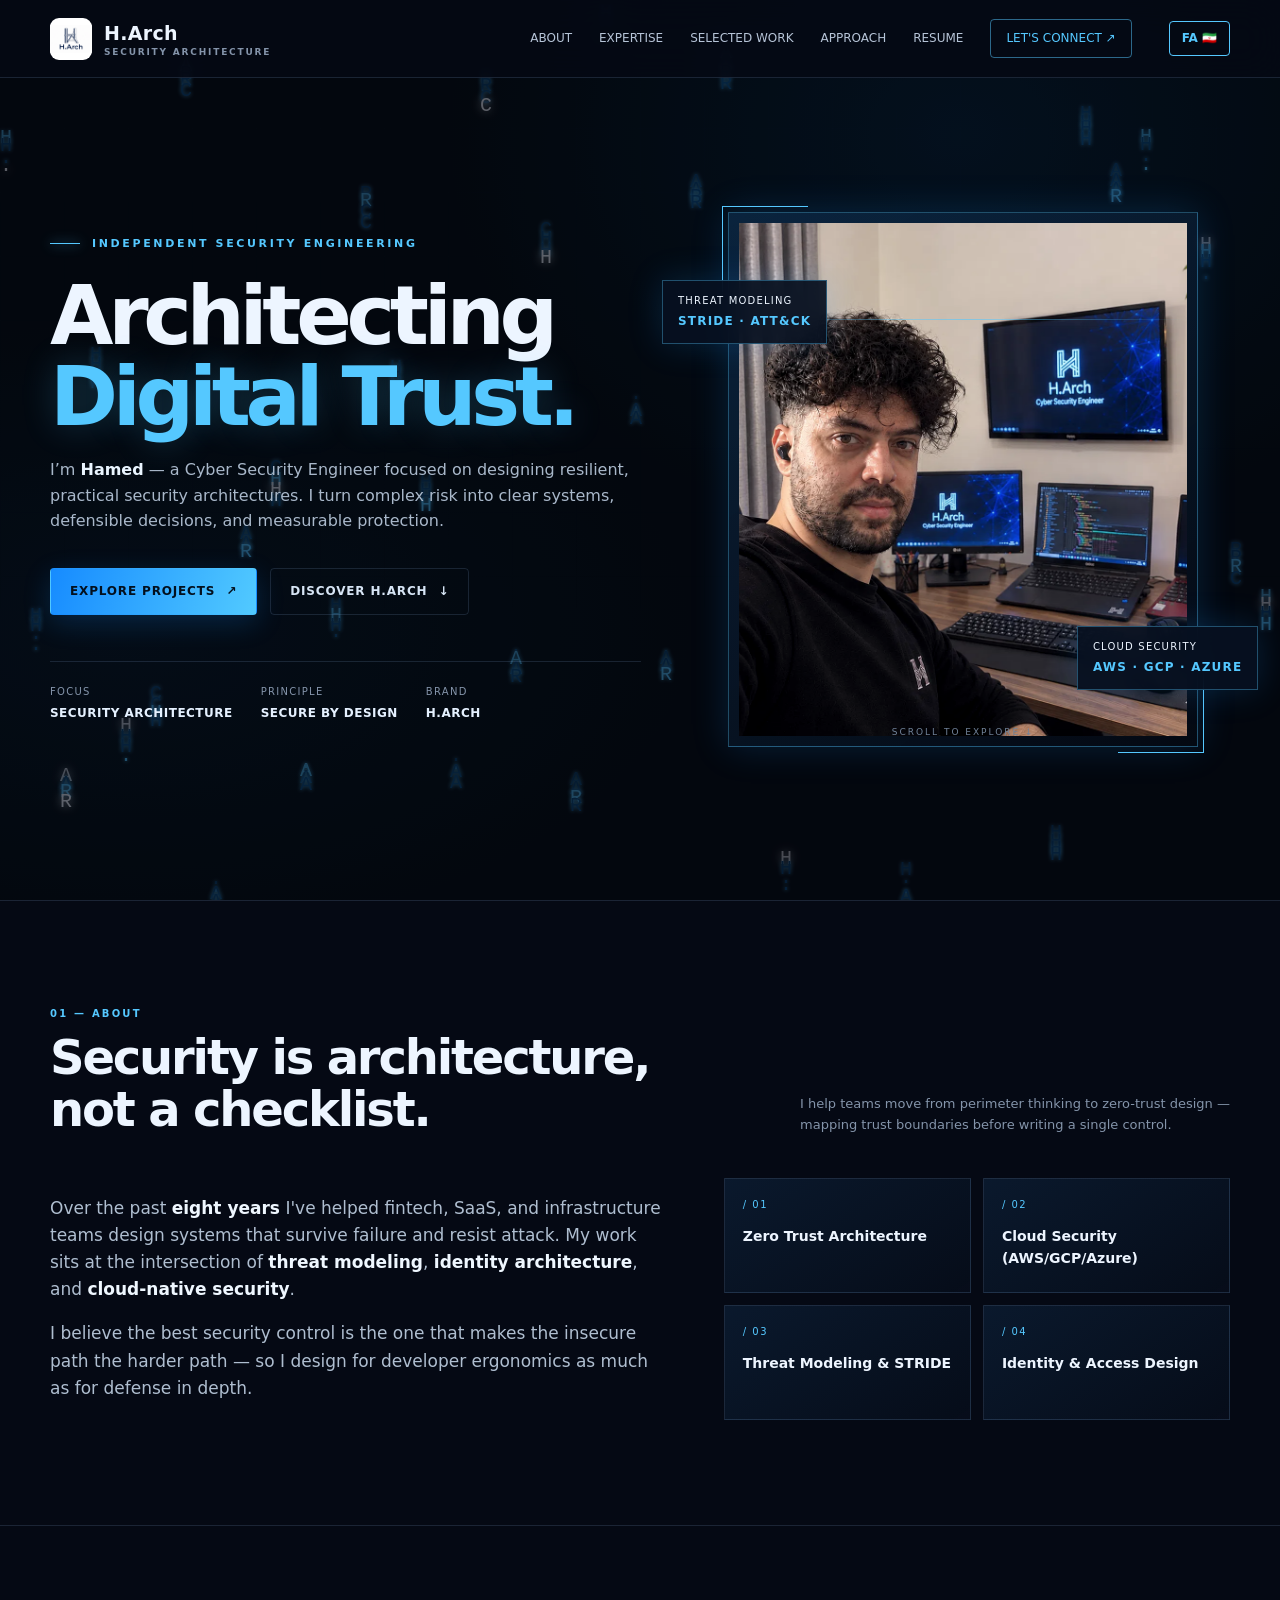
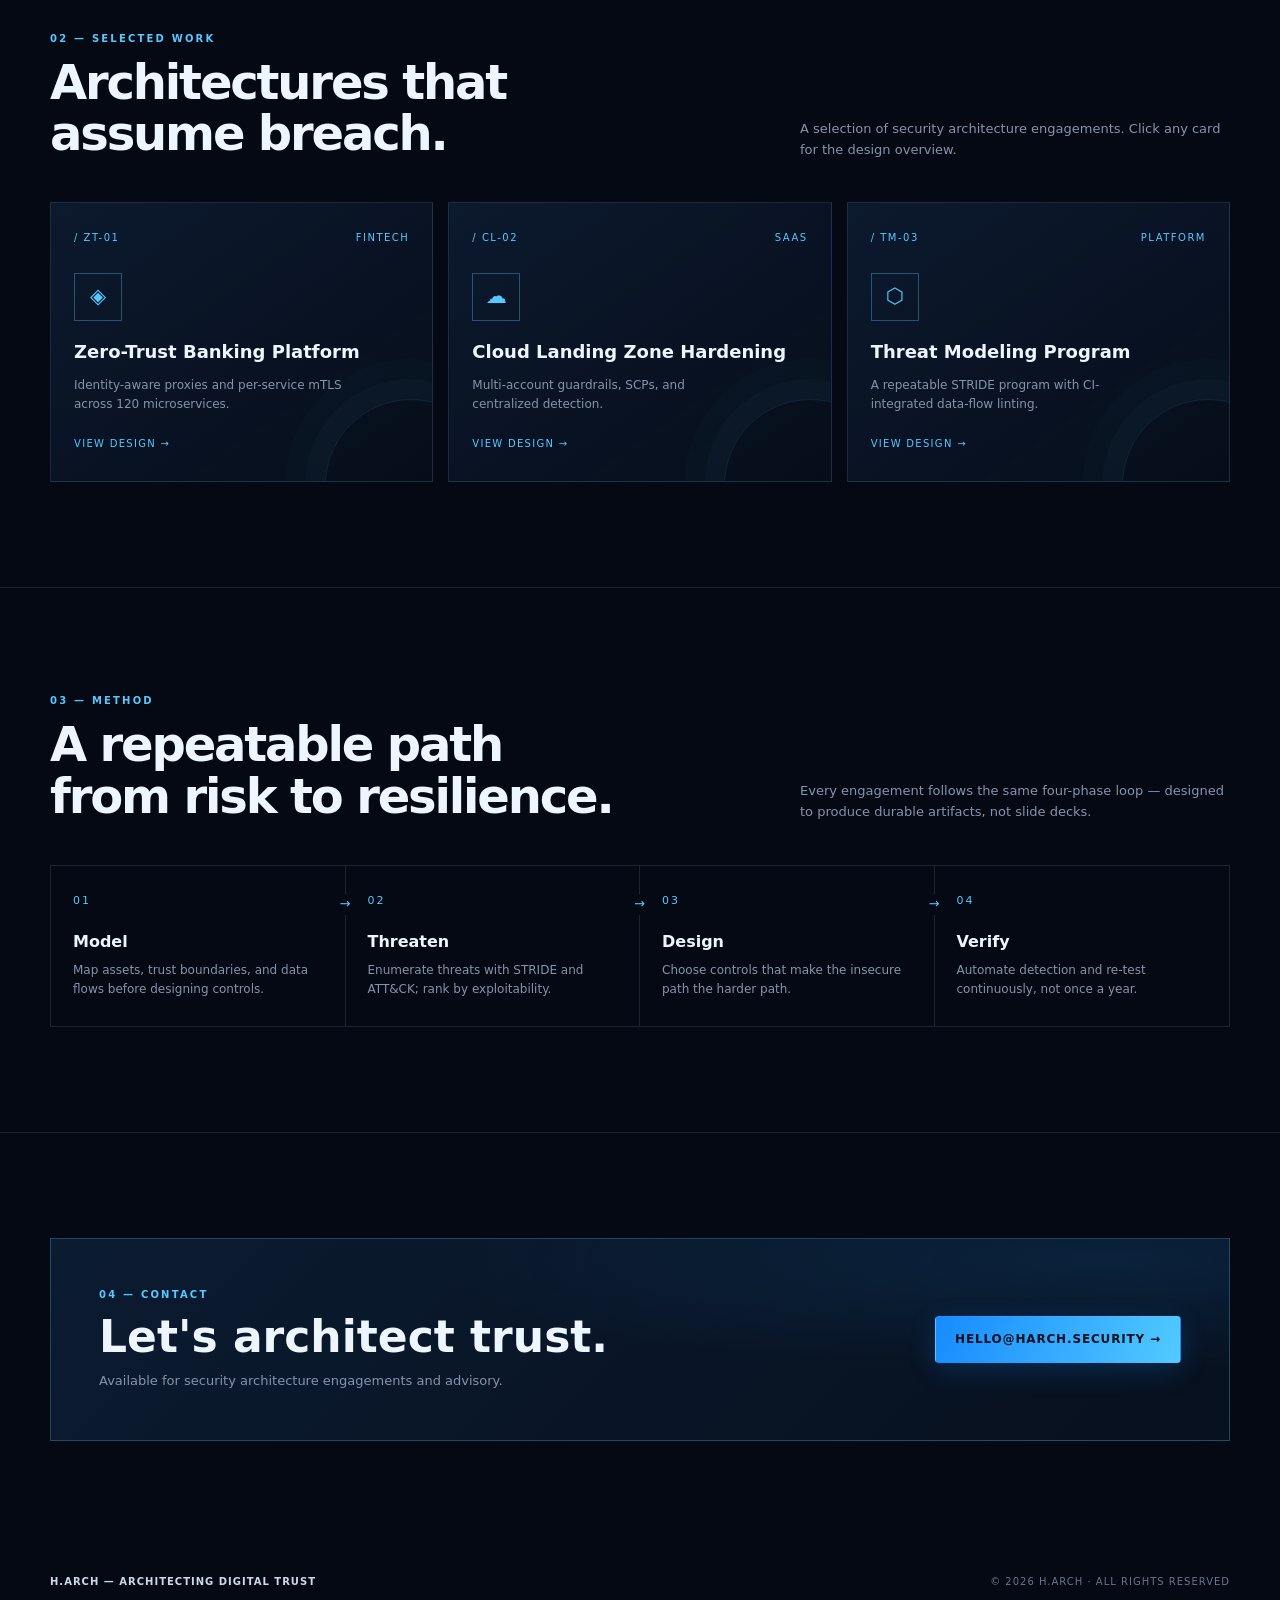
<file: index.html>
<!DOCTYPE html>
<html lang="en">
<head>
<meta charset="UTF-8">
<meta name="viewport" content="width=device-width, initial-scale=1.0">
<meta name="theme-color" content="#050914">
<meta name="description" content="H.Arch — Cyber Security Engineer. Security architecture, zero trust, cloud security and threat modeling.">
<title>H.Arch — Architecting Digital Trust</title>
<link rel="stylesheet" href="style.css">
</head>
<body>

<!-- ===== Matrix background layer ===== -->
<canvas id="matrix-bg" aria-hidden="true"></canvas>

<div class="grid-bg" aria-hidden="true"></div>

<!-- ===== Signature Intro ===== -->
<div id="signature-intro" role="dialog" aria-label="H.Arch cinematic brand introduction">
  <canvas id="sig-canvas" aria-hidden="true"></canvas>
  <div class="sig-vignette"></div>
  <div class="sig-top"><span>H.ARCH / SIGNATURE EXPERIENCE</span><span>SECURITY ARCHITECTURE</span></div>
  <div class="sig-stage">
    <div class="sig-pre">Beyond the perimeter · Beyond the ordinary</div>
    <div class="sig-astrolabe" aria-hidden="true">
      <div class="sig-aura"></div>
      <div class="sig-ring r1"></div><div class="sig-ring r2"></div>
      <div class="sig-ring r3"></div><div class="sig-ring r4"></div>
      <div class="sig-ticks"></div>
      <div class="sig-seal">
        <img src="logo.png" alt="H.Arch Logo">
      </div>
    </div>
    <div class="sig-word">H.ARCH</div>
    <div class="sig-line"></div>
    <div class="sig-role">CYBER SECURITY ENGINEER</div>
    <div class="sig-motto">Architecting Digital Trust.</div>
    <button class="sig-enter" id="sig-enter">Enter the H.Arch experience ↗</button>
  </div>
  <div class="sig-bottom"><span>DESIGN WITH INTENT / DEFEND WITH PURPOSE</span><span>EST. 2026</span></div>
  <button class="sig-skip" id="sig-skip">Skip intro ↗</button>
  <div class="sig-progress"><i></i></div>
</div>

<!-- ===== Topbar ===== -->
<header class="topbar">
  <div class="wrap" style="display:flex;align-items:center;justify-content:space-between">
    <a class="brand" href="#home" aria-label="H.Arch home">
      <img src="logo.png" alt="H.Arch Logo">
      <span>H.Arch<small>SECURITY ARCHITECTURE</small></span>
    </a>
    <button class="menu-btn" id="menuBtn" aria-label="Open navigation" aria-expanded="false">☰</button>
    <nav class="nav" id="nav">
      <a href="#about">ABOUT</a>
      <a href="#expertise">EXPERTISE</a>
      <a href="#work">SELECTED WORK</a>
      <a href="#method">APPROACH</a>
      <a href="resume.html">RESUME</a> <!-- لینک رزومه اضافه شد -->
      <a class="contact-link" href="#contact">LET'S CONNECT ↗</a>
      <!-- دکمه تغییر زبان به فارسی -->
      <a href="index-fa.html" style="color: var(--blue); font-weight: bold; border: 1px solid var(--blue); padding: 7px 12px; border-radius: 4px; margin-left: 10px;">FA 🇮🇷</a>
    </nav>
  </div>
</header>

<main id="home">
  <!-- Hero -->
  <div class="wrap hero">
    <div class="hero-content reveal">
      <div class="eyebrow">Independent security engineering</div>
      <h1>Architecting<br><span>Digital Trust.</span></h1>
      <p class="hero-copy">I’m <strong>Hamed</strong> — a Cyber Security Engineer focused on designing resilient, practical security architectures. I turn complex risk into clear systems, defensible decisions, and measurable protection.</p>
      <div class="hero-actions">
        <a class="btn btn-primary" href="#work">Explore projects <span>↗</span></a>
        <a class="btn btn-ghost" href="#about">Discover H.Arch <span>↓</span></a>
      </div>
      <div class="hero-meta">
        <div>FOCUS<b>Security Architecture</b></div>
        <div>PRINCIPLE<b>Secure by Design</b></div>
        <div>BRAND<b>H.Arch</b></div>
      </div>
    </div>
    <div class="visual reveal">
      <div class="orb"></div>
      <div class="portrait-frame">
        <img class="portrait" src="portrait.jpg" alt="Hamed - Cyber Security Engineer">
        <div class="scan" aria-hidden="true"></div>
      </div>
      <div class="float-tag tag-a">Threat Modeling<b>STRIDE · ATT&amp;CK</b></div>
      <div class="float-tag tag-b">Cloud Security<b>AWS · GCP · Azure</b></div>
      <div class="scroll-note">Scroll to explore ↓</div>
    </div>
  </div>

  <!-- About -->
  <section id="about">
    <div class="wrap">
      <div class="section-head reveal">
        <div>
          <div class="kicker">01 — About</div>
          <h2>Security is architecture,<br>not a checklist.</h2>
        </div>
        <p>I help teams move from perimeter thinking to zero-trust design — mapping trust boundaries before writing a single control.</p>
      </div>
      <div class="about-grid reveal">
        <div class="about-text">
          <p>Over the past <strong>eight years</strong> I've helped fintech, SaaS, and infrastructure teams design systems that survive failure and resist attack. My work sits at the intersection of <strong>threat modeling</strong>, <strong>identity architecture</strong>, and <strong>cloud-native security</strong>.</p>
          <p>I believe the best security control is the one that makes the insecure path the harder path — so I design for developer ergonomics as much as for defense in depth.</p>
        </div>
        <div class="capabilities">
          <div class="capability"><div class="num">/ 01</div><h3>Zero Trust Architecture</h3></div>
          <div class="capability"><div class="num">/ 02</div><h3>Cloud Security (AWS/GCP/Azure)</h3></div>
          <div class="capability"><div class="num">/ 03</div><h3>Threat Modeling &amp; STRIDE</h3></div>
          <div class="capability"><div class="num">/ 04</div><h3>Identity &amp; Access Design</h3></div>
        </div>
      </div>
    </div>
  </section>

  <!-- Projects -->
  <section id="work">
    <div class="wrap">
      <div class="section-head reveal">
        <div>
          <div class="kicker">02 — Selected Work</div>
          <h2>Architectures that<br>assume breach.</h2>
        </div>
        <p>A selection of security architecture engagements. Click any card for the design overview.</p>
      </div>
      <div class="project-grid reveal">
        <button class="project" data-project="zt" data-title="Zero-Trust Banking Platform"
          data-desc="Re-architected a retail banking platform around identity-aware proxies, per-service mTLS, and continuous authorization. Reduced lateral movement surface by 74%."
          data-stack="Istio · SPIFFE/SPIRE · OPA · AWS">
          <div class="project-top"><span>/ ZT-01</span><span>FINTECH</span></div>
          <div class="project-icon">◈</div>
          <h3>Zero-Trust Banking Platform</h3>
          <p>Identity-aware proxies and per-service mTLS across 120 microservices.</p>
          <span class="more">View design →</span>
        </button>
        <button class="project" data-project="cloud" data-title="Cloud Landing Zone Hardening"
          data-desc="Designed a multi-account AWS landing zone with guardrails, SCPs, and central logging. Cut critical misconfigurations from 140 to 3 in one quarter."
          data-stack="AWS Control Tower · GuardDuty · Security Hub">
          <div class="project-top"><span>/ CL-02</span><span>SAAS</span></div>
          <div class="project-icon">☁</div>
          <h3>Cloud Landing Zone Hardening</h3>
          <p>Multi-account guardrails, SCPs, and centralized detection.</p>
          <span class="more">View design →</span>
        </button>
        <button class="project" data-project="threat" data-title="Threat Modeling Program"
          data-desc="Built a repeatable STRIDE-based threat modeling program adopted by 9 product teams, with automated data-flow diagram linting in CI."
          data-stack="STRIDE · ATT&amp;CK · CI linting">
          <div class="project-top"><span>/ TM-03</span><span>PLATFORM</span></div>
          <div class="project-icon">⬡</div>
          <h3>Threat Modeling Program</h3>
          <p>A repeatable STRIDE program with CI-integrated data-flow linting.</p>
          <span class="more">View design →</span>
        </button>
      </div>
    </div>
  </section>

  <!-- Method -->
  <section id="method">
    <div class="wrap">
      <div class="section-head reveal">
        <div>
          <div class="kicker">03 — Method</div>
          <h2>A repeatable path<br>from risk to resilience.</h2>
        </div>
        <p>Every engagement follows the same four-phase loop — designed to produce durable artifacts, not slide decks.</p>
      </div>
      <div class="method reveal">
        <div class="step"><div class="n">01</div><h3>Model</h3><p>Map assets, trust boundaries, and data flows before designing controls.</p></div>
        <div class="step"><div class="n">02</div><h3>Threaten</h3><p>Enumerate threats with STRIDE and ATT&amp;CK; rank by exploitability.</p></div>
        <div class="step"><div class="n">03</div><h3>Design</h3><p>Choose controls that make the insecure path the harder path.</p></div>
        <div class="step"><div class="n">04</div><h3>Verify</h3><p>Automate detection and re-test continuously, not once a year.</p></div>
      </div>
    </div>
  </section>

  <!-- Contact -->
  <section id="contact">
    <div class="wrap">
      <div class="contact-box reveal">
        <div>
          <div class="kicker">04 — Contact</div>
          <h2>Let's architect trust.</h2>
          <p>Available for security architecture engagements and advisory.</p>
        </div>
        <a class="btn btn-primary" href="mailto:hello@harch.security">hello@harch.security →</a>
      </div>
    </div>
  </section>
</main>

<footer class="wrap">
  <div class="footer-inner">
    <span class="footer-brand">H.Arch — Architecting Digital Trust</span>
    <span>© <span id="year"></span> H.Arch · All rights reserved</span>
  </div>
</footer>

<!-- Modal -->
<div class="modal" id="modal" role="dialog" aria-modal="true" aria-labelledby="modal-title">
  <div class="modal-card">
    <button class="close" id="modal-close" aria-label="Close">✕</button>
    <div class="kicker" id="modal-kicker">Project</div>
    <h2 id="modal-title">Title</h2>
    <p id="modal-desc">Description</p>
    <h3>Stack</h3>
    <p id="modal-stack"></p>
  </div>
</div>

<script src="script.js"></script>

<!-- ===== Matrix background script (H.ARCH Brand) ===== -->
<script>
(() => {
  const canvas = document.getElementById("matrix-bg");
  if (!canvas) return;
  const ctx = canvas.getContext("2d", { alpha: false });
  
  const brandText = "H.ARCH";
  const fontSize = 20;
  let columns = 0, drops = [], width = 0, height = 0, animationId = 0;
  const reduceMotion = window.matchMedia("(prefers-reduced-motion: reduce)").matches;

  function resize() {
    const dpr = Math.min(window.devicePixelRatio || 1, 2);
    width = window.innerWidth;
    height = window.innerHeight;
    canvas.width = Math.floor(width * dpr);
    canvas.height = Math.floor(height * dpr);
    canvas.style.width = width + "px";
    canvas.style.height = height + "px";
    ctx.setTransform(dpr, 0, 0, dpr, 0, 0);
    columns = Math.ceil(width / (fontSize * 1.5));
    drops = Array.from({ length: columns }, () => Math.random() * (height / fontSize));
    ctx.fillStyle = "#020603";
    ctx.fillRect(0, 0, width, height);
  }

  function draw() {
    ctx.fillStyle = "rgba(2, 6, 3, 0.08)";
    ctx.fillRect(0, 0, width, height);
    ctx.font = fontSize + "px monospace";
    ctx.textBaseline = "top";

    for (let i = 0; i < drops.length; i++) {
      const charIndex = Math.floor((drops[i] * fontSize) / fontSize) % brandText.length;
      const char = brandText.charAt(charIndex);
      
      const x = i * fontSize * 1.5;
      const y = drops[i] * fontSize;
      
      const bright = Math.random() > 0.95;
      ctx.fillStyle = bright ? "#ffffff" : (Math.random() > 0.8 ? "#55c8ff" : "#0a4a7a");
      ctx.shadowColor = bright ? "#ffffff" : "#55c8ff";
      ctx.shadowBlur = bright ? 10 : 4;
      
      ctx.fillText(char, x, y);
      ctx.shadowBlur = 0;
      
      if (y > height && Math.random() > 0.97) drops[i] = 0;
      else drops[i] += reduceMotion ? 0.1 : 0.3 + Math.random() * 0.3;
    }
    animationId = requestAnimationFrame(draw);
  }

  resize();
  if (!reduceMotion) draw();
  window.addEventListener("resize", () => {
    cancelAnimationFrame(animationId);
    resize();
    if (!reduceMotion) draw();
  }, { passive: true });
})();
</script>
</body>
</html>
</file>
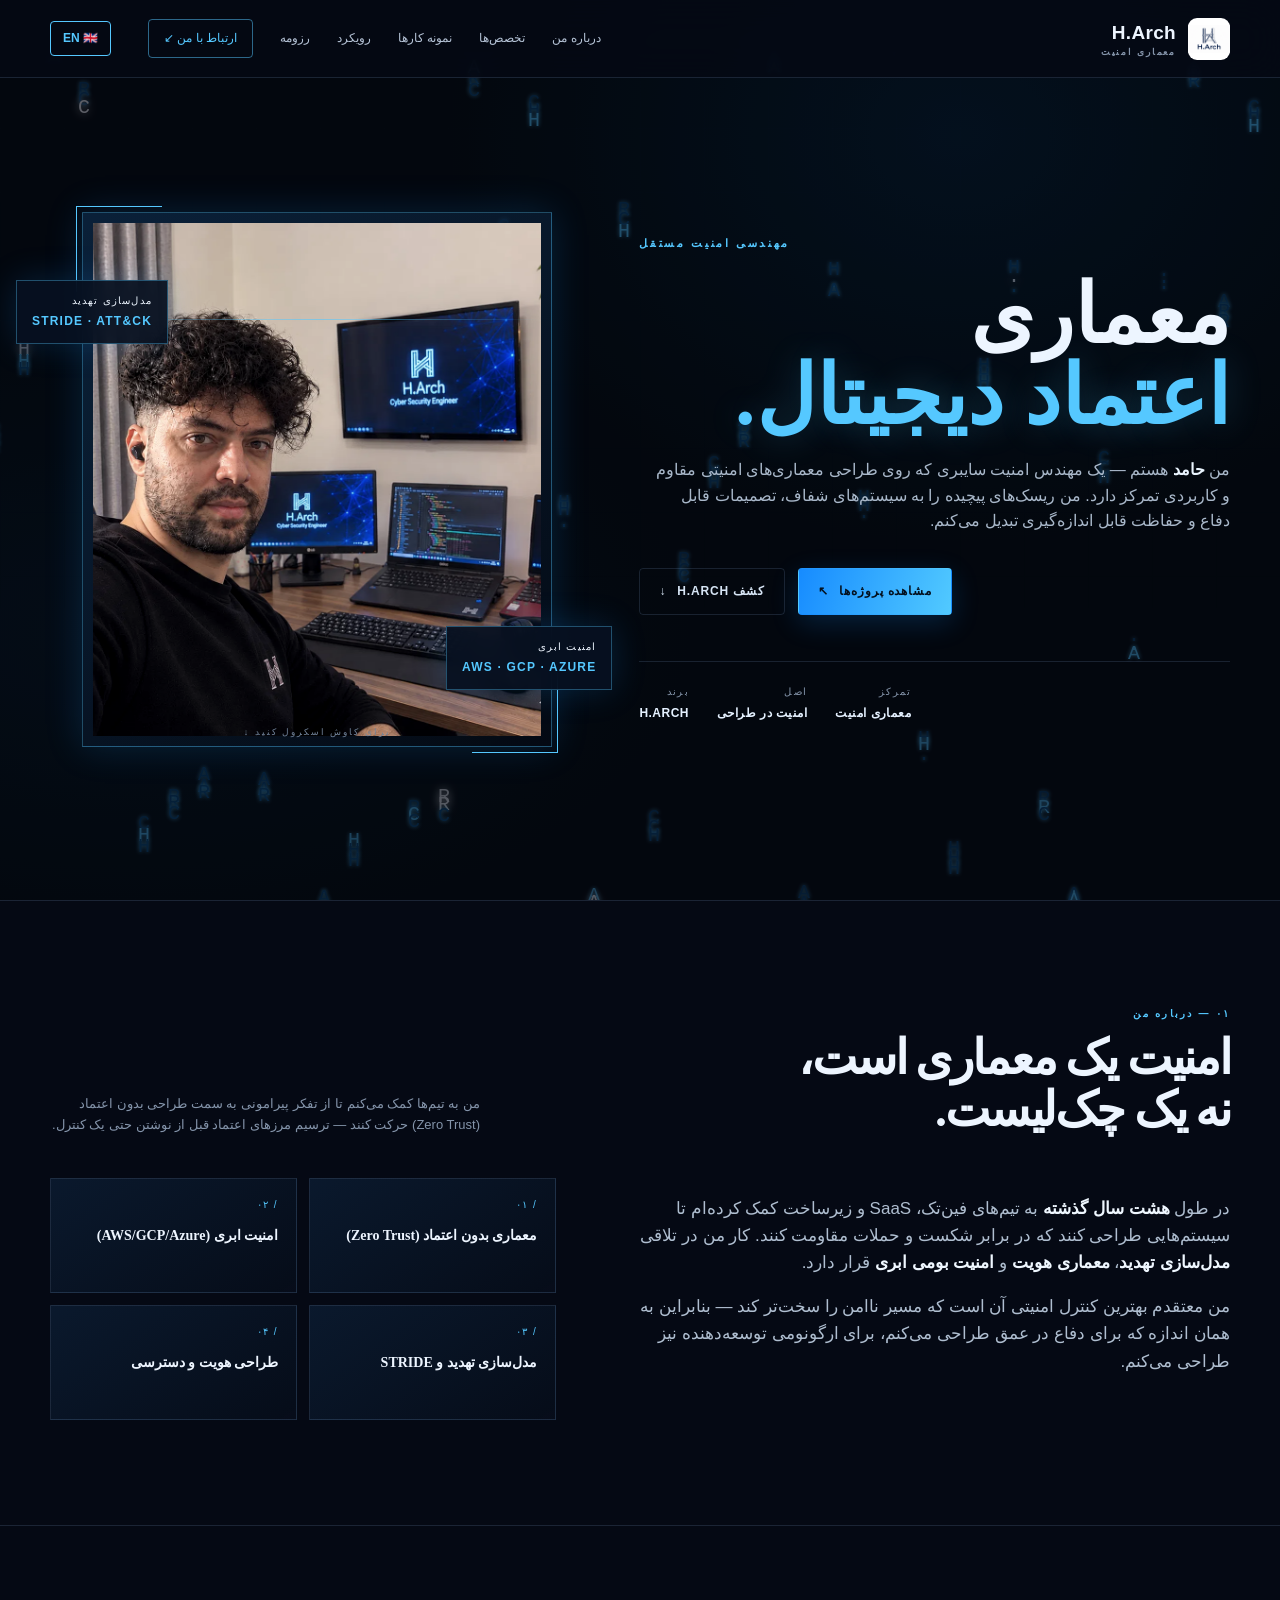
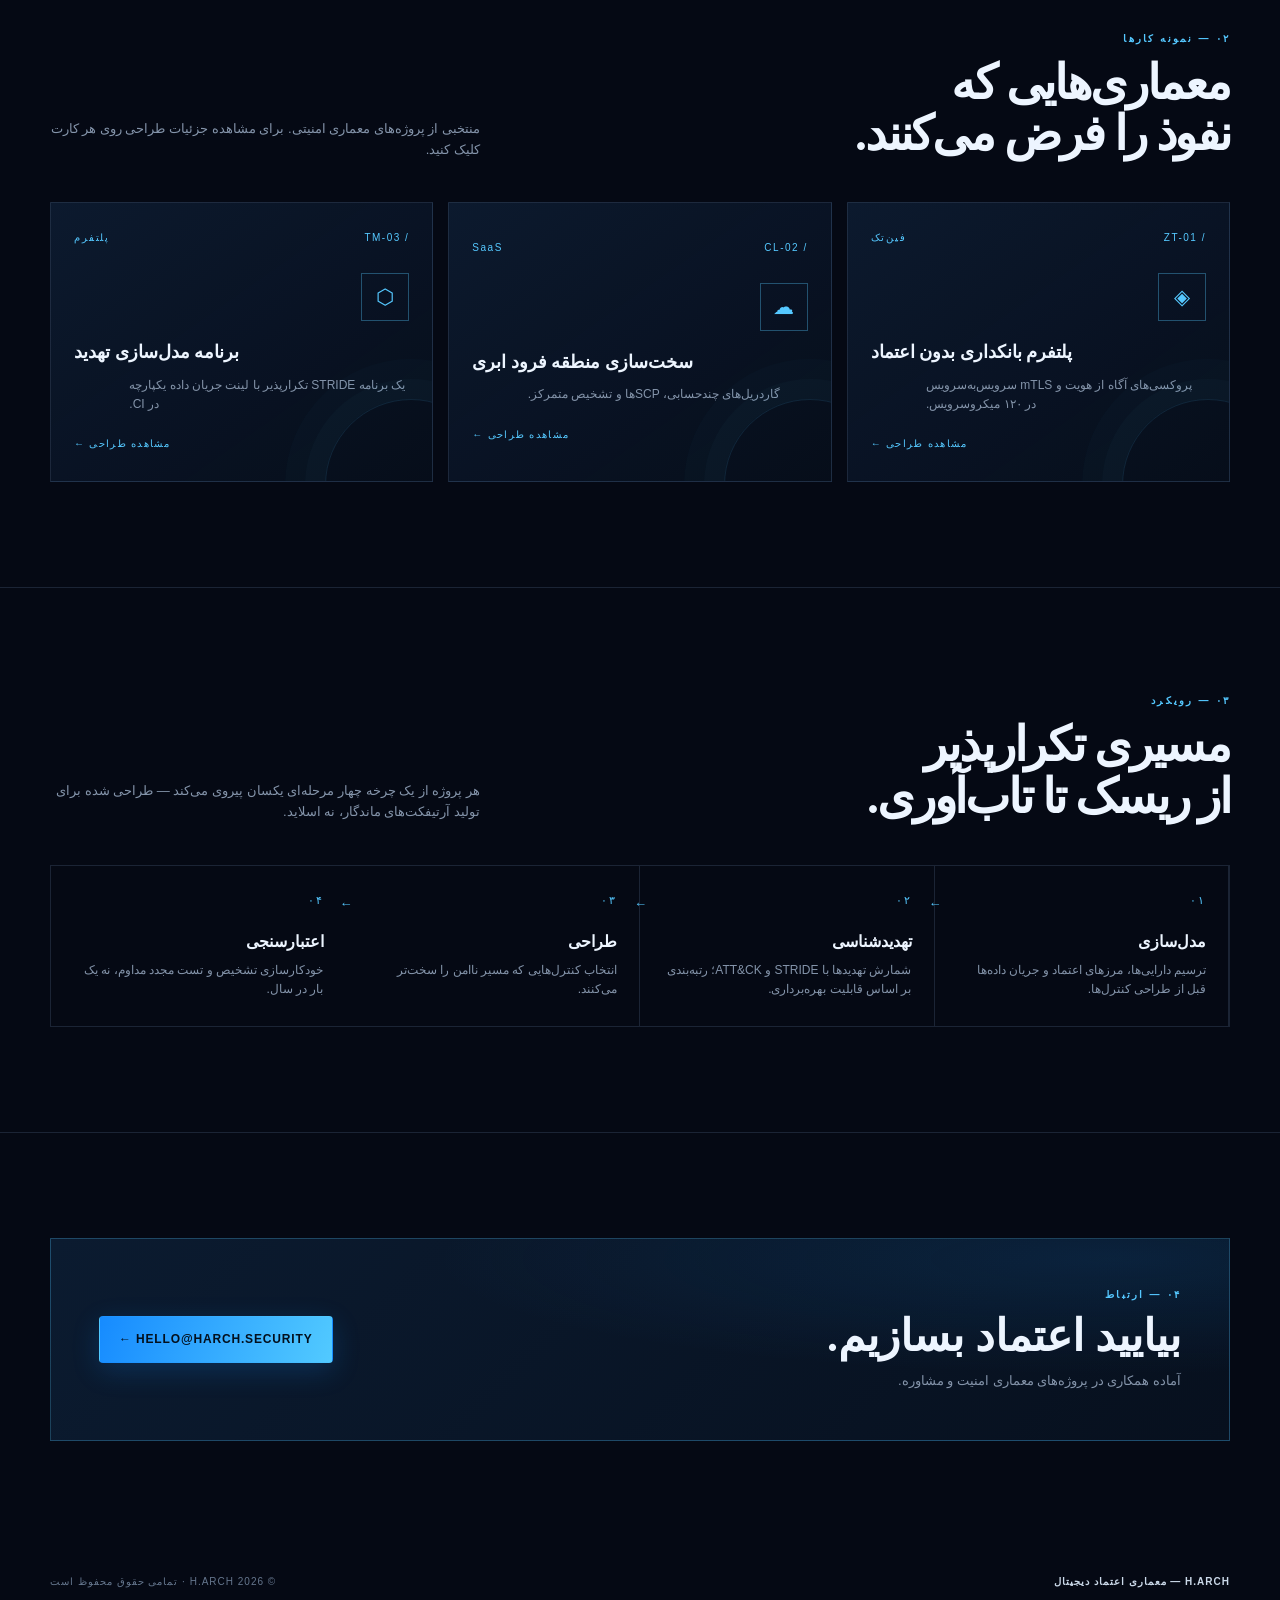
<file: index-fa.html>
<!DOCTYPE html>
<html lang="fa" dir="rtl">
<head>
<meta charset="UTF-8">
<meta name="viewport" content="width=device-width, initial-scale=1.0">
<meta name="theme-color" content="#050914">
<meta name="description" content="H.Arch — مهندس امنیت سایبری. معماری امنیت، زیرساخت بدون اعتماد و امنیت ابری.">
<title>H.Arch — معماری اعتماد دیجیتال</title>
<link rel="stylesheet" href="style.css">
<!-- فونت فارسی -->
<link href="https://cdn.fontcdn.ir/Font/Persian/Vazirmatn/Vazirmatn.css" rel="stylesheet">
<style>
  body { font-family: 'Vazirmatn', Inter, sans-serif; }
  h1, h2, h3, .sig-word { font-family: 'Vazirmatn', Georgia, serif; letter-spacing: 0; }
  .eyebrow:before { display: none; }
  .eyebrow { justify-content: flex-end; }
  .hero-actions, .hero-meta { justify-content: flex-end; }
  .float-tag { text-align: right; }
  .step:after { content: "←"; right: auto; left: -9px; }
</style>
</head>
<body>

<canvas id="matrix-bg" aria-hidden="true"></canvas>
<div class="grid-bg" aria-hidden="true"></div>

<!-- ===== Topbar ===== -->
<header class="topbar">
  <div class="wrap" style="display:flex;align-items:center;justify-content:space-between">
    <a class="brand" href="index-fa.html" aria-label="H.Arch home">
      <img src="logo.png" alt="H.Arch Logo">
      <span>H.Arch<small>معماری امنیت</small></span>
    </a>
    <button class="menu-btn" id="menuBtn" aria-label="منو" aria-expanded="false">☰</button>
    <nav class="nav" id="nav">
      <a href="#about">درباره من</a>
      <a href="#expertise">تخصص‌ها</a>
      <a href="#work">نمونه کارها</a>
      <a href="#method">رویکرد</a>
      <a href="resume-fa.html">رزومه</a> <!-- لینک رزومه اضافه شد -->
      <a class="contact-link" href="#contact">ارتباط با من ↙</a>
      <a href="index.html" style="color: var(--blue); font-weight: bold; border: 1px solid var(--blue); padding: 7px 12px; border-radius: 4px; margin-right: 10px;">EN 🇬🇧</a>
    </nav>
  </div>
</header>

<main id="home">
  <!-- Hero -->
  <div class="wrap hero">
    <div class="hero-content reveal">
      <div class="eyebrow">مهندسی امنیت مستقل</div>
      <h1>معماری<br><span>اعتماد دیجیتال.</span></h1>
      <p class="hero-copy">من <strong>حامد</strong> هستم — یک مهندس امنیت سایبری که روی طراحی معماری‌های امنیتی مقاوم و کاربردی تمرکز دارد. من ریسک‌های پیچیده را به سیستم‌های شفاف، تصمیمات قابل دفاع و حفاظت قابل اندازه‌گیری تبدیل می‌کنم.</p>
      <div class="hero-actions">
        <a class="btn btn-primary" href="#work">مشاهده پروژه‌ها <span>↖</span></a>
        <a class="btn btn-ghost" href="#about">کشف H.Arch <span>↓</span></a>
      </div>
      <div class="hero-meta">
        <div>تمرکز<b>معماری امنیت</b></div>
        <div>اصل<b>امنیت در طراحی</b></div>
        <div>برند<b>H.Arch</b></div>
      </div>
    </div>
    <div class="visual reveal">
      <div class="orb"></div>
      <div class="portrait-frame">
        <img class="portrait" src="portrait.jpg" alt="حامد - مهندس امنیت سایبری">
        <div class="scan" aria-hidden="true"></div>
      </div>
      <div class="float-tag tag-a">مدل‌سازی تهدید<b>STRIDE · ATT&CK</b></div>
      <div class="float-tag tag-b">امنیت ابری<b>AWS · GCP · Azure</b></div>
      <div class="scroll-note">برای کاوش اسکرول کنید ↓</div>
    </div>
  </div>

  <!-- About -->
  <section id="about">
    <div class="wrap">
      <div class="section-head reveal">
        <div>
          <div class="kicker">۰۱ — درباره من</div>
          <h2>امنیت یک معماری است،<br>نه یک چک‌لیست.</h2>
        </div>
        <p>من به تیم‌ها کمک می‌کنم تا از تفکر پیرامونی به سمت طراحی بدون اعتماد (Zero Trust) حرکت کنند — ترسیم مرزهای اعتماد قبل از نوشتن حتی یک کنترل.</p>
      </div>
      <div class="about-grid reveal">
        <div class="about-text">
          <p>در طول <strong>هشت سال گذشته</strong> به تیم‌های فین‌تک، SaaS و زیرساخت کمک کرده‌ام تا سیستم‌هایی طراحی کنند که در برابر شکست و حملات مقاومت کنند. کار من در تلاقی <strong>مدل‌سازی تهدید</strong>، <strong>معماری هویت</strong> و <strong>امنیت بومی ابری</strong> قرار دارد.</p>
          <p>من معتقدم بهترین کنترل امنیتی آن است که مسیر ناامن را سخت‌تر کند — بنابراین به همان اندازه که برای دفاع در عمق طراحی می‌کنم، برای ارگونومی توسعه‌دهنده نیز طراحی می‌کنم.</p>
        </div>
        <div class="capabilities">
          <div class="capability"><div class="num">/ ۰۱</div><h3>معماری بدون اعتماد (Zero Trust)</h3></div>
          <div class="capability"><div class="num">/ ۰۲</div><h3>امنیت ابری (AWS/GCP/Azure)</h3></div>
          <div class="capability"><div class="num">/ ۰۳</div><h3>مدل‌سازی تهدید و STRIDE</h3></div>
          <div class="capability"><div class="num">/ ۰۴</div><h3>طراحی هویت و دسترسی</h3></div>
        </div>
      </div>
    </div>
  </section>

  <!-- Projects -->
  <section id="work">
    <div class="wrap">
      <div class="section-head reveal">
        <div>
          <div class="kicker">۰۲ — نمونه کارها</div>
          <h2>معماری‌هایی که<br>نفوذ را فرض می‌کنند.</h2>
        </div>
        <p>منتخبی از پروژه‌های معماری امنیتی. برای مشاهده جزئیات طراحی روی هر کارت کلیک کنید.</p>
      </div>
      <div class="project-grid reveal">
        <button class="project" data-project="zt" data-title="پلتفرم بانکداری بدون اعتماد"
          data-desc="بازطراحی یک پلتفرم بانکداری خرده‌فروشی حول پروکسی‌های آگاه از هویت، mTLS سرویس‌به‌سرویس و مجوزدهی مستمر. کاهش سطح حرکت جانبی تا ۷۴٪."
          data-stack="Istio · SPIFFE/SPIRE · OPA · AWS">
          <div class="project-top"><span>/ ZT-01</span><span>فین‌تک</span></div>
          <div class="project-icon">◈</div>
          <h3>پلتفرم بانکداری بدون اعتماد</h3>
          <p>پروکسی‌های آگاه از هویت و mTLS سرویس‌به‌سرویس در ۱۲۰ میکروسرویس.</p>
          <span class="more">مشاهده طراحی ←</span>
        </button>
        <button class="project" data-project="cloud" data-title="سخت‌سازی منطقه فرود ابری"
          data-desc="طراحی یک منطقه فرود چندحسابی AWS با گاردریل‌ها، SCPها و ثبت مرکزی. کاهش پیکربندی‌های نادرست بحرانی از ۱۴۰ به ۳ در یک فصل."
          data-stack="AWS Control Tower · GuardDuty · Security Hub">
          <div class="project-top"><span>/ CL-02</span><span>SaaS</span></div>
          <div class="project-icon">☁</div>
          <h3>سخت‌سازی منطقه فرود ابری</h3>
          <p>گاردریل‌های چندحسابی، SCPها و تشخیص متمرکز.</p>
          <span class="more">مشاهده طراحی ←</span>
        </button>
        <button class="project" data-project="threat" data-title="برنامه مدل‌سازی تهدید"
          data-desc="ساخت یک برنامه مدل‌سازی تهدید تکرارپذیر مبتنی بر STRIDE که توسط ۹ تیم محصول پذیرفته شد، همراه با لینت خودکار نمودار جریان داده در CI."
          data-stack="STRIDE · ATT&CK · CI linting">
          <div class="project-top"><span>/ TM-03</span><span>پلتفرم</span></div>
          <div class="project-icon">⬡</div>
          <h3>برنامه مدل‌سازی تهدید</h3>
          <p>یک برنامه STRIDE تکرارپذیر با لینت جریان داده یکپارچه در CI.</p>
          <span class="more">مشاهده طراحی ←</span>
        </button>
      </div>
    </div>
  </section>

  <!-- Method -->
  <section id="method">
    <div class="wrap">
      <div class="section-head reveal">
        <div>
          <div class="kicker">۰۳ — رویکرد</div>
          <h2>مسیری تکرارپذیر<br>از ریسک تا تاب‌آوری.</h2>
        </div>
        <p>هر پروژه از یک چرخه چهار مرحله‌ای یکسان پیروی می‌کند — طراحی شده برای تولید آرتیفکت‌های ماندگار، نه اسلاید.</p>
      </div>
      <div class="method reveal">
        <div class="step"><div class="n">۰۱</div><h3>مدل‌سازی</h3><p>ترسیم دارایی‌ها، مرزهای اعتماد و جریان داده‌ها قبل از طراحی کنترل‌ها.</p></div>
        <div class="step"><div class="n">۰۲</div><h3>تهدیدشناسی</h3><p>شمارش تهدیدها با STRIDE و ATT&CK؛ رتبه‌بندی بر اساس قابلیت بهره‌برداری.</p></div>
        <div class="step"><div class="n">۰۳</div><h3>طراحی</h3><p>انتخاب کنترل‌هایی که مسیر ناامن را سخت‌تر می‌کنند.</p></div>
        <div class="step"><div class="n">۰۴</div><h3>اعتبارسنجی</h3><p>خودکارسازی تشخیص و تست مجدد مداوم، نه یک بار در سال.</p></div>
      </div>
    </div>
  </section>

  <!-- Contact -->
  <section id="contact">
    <div class="wrap">
      <div class="contact-box reveal">
        <div>
          <div class="kicker">۰۴ — ارتباط</div>
          <h2>بیایید اعتماد بسازیم.</h2>
          <p>آماده همکاری در پروژه‌های معماری امنیت و مشاوره.</p>
        </div>
        <a class="btn btn-primary" href="mailto:hello@harch.security">hello@harch.security ←</a>
      </div>
    </div>
  </section>
</main>

<footer class="wrap">
  <div class="footer-inner">
    <span class="footer-brand">H.Arch — معماری اعتماد دیجیتال</span>
    <span>© <span id="year"></span> H.Arch · تمامی حقوق محفوظ است</span>
  </div>
</footer>

<!-- Modal -->
<div class="modal" id="modal" role="dialog" aria-modal="true" aria-labelledby="modal-title">
  <div class="modal-card">
    <button class="close" id="modal-close" aria-label="بستن">✕</button>
    <div class="kicker" id="modal-kicker">پروژه</div>
    <h2 id="modal-title">عنوان</h2>
    <p id="modal-desc">توضیحات</p>
    <h3>تکنولوژی‌ها</h3>
    <p id="modal-stack"></p>
  </div>
</div>

<script src="script.js"></script>

<!-- Matrix script (copied for FA page) -->
<script>
(() => {
  const canvas = document.getElementById("matrix-bg");
  if (!canvas) return;
  const ctx = canvas.getContext("2d", { alpha: false });
  const brandText = "H.ARCH";
  const fontSize = 20;
  let columns = 0, drops = [], width = 0, height = 0, animationId = 0;
  const reduceMotion = window.matchMedia("(prefers-reduced-motion: reduce)").matches;

  function resize() {
    const dpr = Math.min(window.devicePixelRatio || 1, 2);
    width = window.innerWidth;
    height = window.innerHeight;
    canvas.width = Math.floor(width * dpr);
    canvas.height = Math.floor(height * dpr);
    canvas.style.width = width + "px";
    canvas.style.height = height + "px";
    ctx.setTransform(dpr, 0, 0, dpr, 0, 0);
    columns = Math.ceil(width / (fontSize * 1.5));
    drops = Array.from({ length: columns }, () => Math.random() * (height / fontSize));
    ctx.fillStyle = "#020603";
    ctx.fillRect(0, 0, width, height);
  }

  function draw() {
    ctx.fillStyle = "rgba(2, 6, 3, 0.08)";
    ctx.fillRect(0, 0, width, height);
    ctx.font = fontSize + "px monospace";
    ctx.textBaseline = "top";

    for (let i = 0; i < drops.length; i++) {
      const charIndex = Math.floor((drops[i] * fontSize) / fontSize) % brandText.length;
      const char = brandText.charAt(charIndex);
      const x = i * fontSize * 1.5;
      const y = drops[i] * fontSize;
      const bright = Math.random() > 0.95;
      ctx.fillStyle = bright ? "#ffffff" : (Math.random() > 0.8 ? "#55c8ff" : "#0a4a7a");
      ctx.shadowColor = bright ? "#ffffff" : "#55c8ff";
      ctx.shadowBlur = bright ? 10 : 4;
      ctx.fillText(char, x, y);
      ctx.shadowBlur = 0;
      if (y > height && Math.random() > 0.97) drops[i] = 0;
      else drops[i] += reduceMotion ? 0.1 : 0.3 + Math.random() * 0.3;
    }
    animationId = requestAnimationFrame(draw);
  }

  resize();
  if (!reduceMotion) draw();
  window.addEventListener("resize", () => {
    cancelAnimationFrame(animationId);
    resize();
    if (!reduceMotion) draw();
  }, { passive: true });
})();
</script>
</body>
</html>
</file>
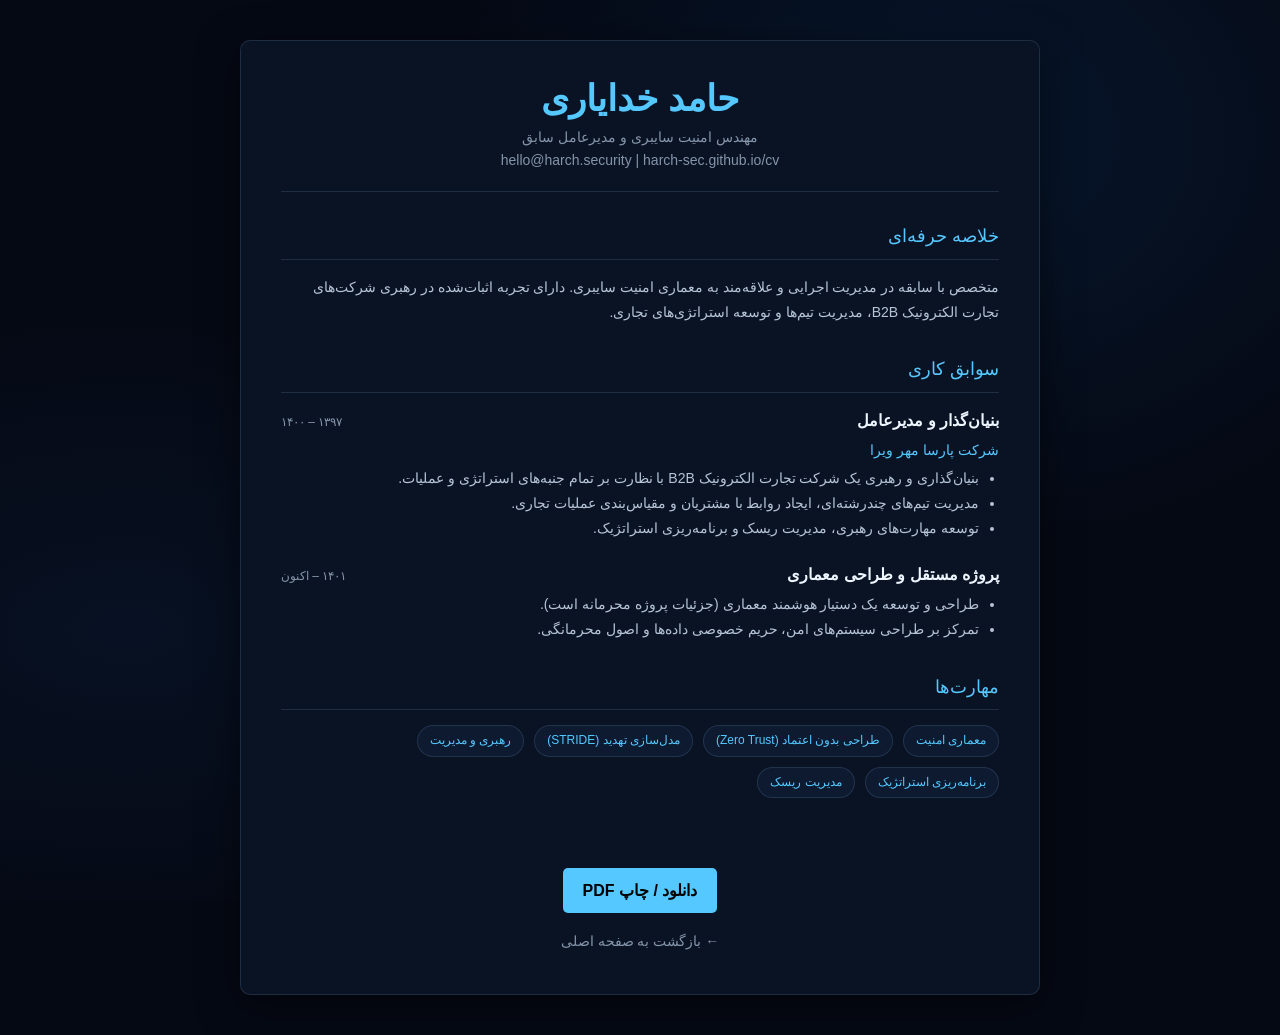
<file: resume-fa.html>
<!DOCTYPE html>
<html lang="fa" dir="rtl">
<head>
<meta charset="UTF-8">
<meta name="viewport" content="width=device-width, initial-scale=1.0">
<title>H.Arch — رزومه</title>
<link rel="stylesheet" href="style.css">
<link href="https://cdn.fontcdn.ir/Font/Persian/Vazirmatn/Vazirmatn.css" rel="stylesheet">
<style>
  body { background-color: var(--bg); color: var(--white); font-family: 'Vazirmatn', Inter, sans-serif; }
  .resume-container { max-width: 800px; margin: 40px auto; padding: 40px; background: var(--panel); border: 1px solid var(--line); border-radius: 10px; box-shadow: 0 10px 40px rgba(0,0,0,0.5); }
  .header { text-align: center; border-bottom: 1px solid var(--line); padding-bottom: 20px; margin-bottom: 30px; }
  .header h1 { color: var(--blue); margin: 0 0 10px 0; font-size: 36px; letter-spacing: 0; }
  .header p { color: var(--muted); margin: 0; font-size: 14px; }
  .section-title { color: var(--blue); font-size: 18px; border-bottom: 1px solid var(--line); padding-bottom: 8px; margin-top: 30px; margin-bottom: 15px; }
  .job { margin-bottom: 20px; }
  .job-header { display: flex; justify-content: space-between; align-items: baseline; margin-bottom: 5px; }
  .job-title { font-weight: bold; font-size: 16px; color: var(--white); }
  .job-company { color: var(--blue); font-size: 14px; }
  .job-date { color: var(--muted); font-size: 12px; }
  .job-desc { color: #b6c4d7; font-size: 14px; line-height: 1.8; margin-top: 5px; }
  .skills-list { display: flex; flex-wrap: wrap; gap: 10px; margin-top: 10px; }
  .skill-tag { background: var(--panel2); border: 1px solid var(--line); color: var(--blue); padding: 5px 12px; border-radius: 20px; font-size: 12px; }
  .print-btn { display: inline-block; margin-top: 30px; padding: 10px 20px; background: var(--blue); color: #000; text-decoration: none; border-radius: 5px; font-weight: bold; cursor: pointer; border: none; }
  .print-btn:hover { background: var(--blue2); color: #fff; }
  ul { padding-right: 20px; margin-top: 5px; }
  @media print { body { background: white; color: black; } .resume-container { box-shadow: none; border: none; } .print-btn, .nav-link { display: none; } .job-desc, .job-date { color: #333; } }
</style>
</head>
<body>

<div class="resume-container">
  <div class="header">
    <h1>حامد خدایاری</h1>
    <p>مهندس امنیت سایبری و مدیرعامل سابق</p>
    <p>hello@harch.security | harch-sec.github.io/cv</p>
  </div>

  <div class="section-title">خلاصه حرفه‌ای</div>
  <p class="job-desc">متخصص با سابقه در مدیریت اجرایی و علاقه‌مند به معماری امنیت سایبری. دارای تجربه اثبات‌شده در رهبری شرکت‌های تجارت الکترونیک B2B، مدیریت تیم‌ها و توسعه استراتژی‌های تجاری.</p>

  <div class="section-title">سوابق کاری</div>
  
  <div class="job">
    <div class="job-header">
      <span class="job-title">بنیان‌گذار و مدیرعامل</span>
      <span class="job-date">۱۳۹۷ – ۱۴۰۰</span>
    </div>
    <div class="job-company">شرکت پارسا مهر ویرا</div>
    <div class="job-desc">
      <ul>
        <li>بنیان‌گذاری و رهبری یک شرکت تجارت الکترونیک B2B با نظارت بر تمام جنبه‌های استراتژی و عملیات.</li>
        <li>مدیریت تیم‌های چندرشته‌ای، ایجاد روابط با مشتریان و مقیاس‌بندی عملیات تجاری.</li>
        <li>توسعه مهارت‌های رهبری، مدیریت ریسک و برنامه‌ریزی استراتژیک.</li>
      </ul>
    </div>
  </div>

  <div class="job">
    <div class="job-header">
      <span class="job-title">پروژه مستقل و طراحی معماری</span>
      <span class="job-date">۱۴۰۱ – اکنون</span>
    </div>
    <div class="job-desc">
      <ul>
        <li>طراحی و توسعه یک دستیار هوشمند معماری (جزئیات پروژه محرمانه است).</li>
        <li>تمرکز بر طراحی سیستم‌های امن، حریم خصوصی داده‌ها و اصول محرمانگی.</li>
      </ul>
    </div>
  </div>

  <div class="section-title">مهارت‌ها</div>
  <div class="skills-list">
    <span class="skill-tag">معماری امنیت</span>
    <span class="skill-tag">طراحی بدون اعتماد (Zero Trust)</span>
    <span class="skill-tag">مدل‌سازی تهدید (STRIDE)</span>
    <span class="skill-tag">رهبری و مدیریت</span>
    <span class="skill-tag">برنامه‌ریزی استراتژیک</span>
    <span class="skill-tag">مدیریت ریسک</span>
  </div>

  <div style="text-align: center; margin-top: 40px;">
    <button class="print-btn" onclick="window.print()">دانلود / چاپ PDF</button>
  </div>
  <div style="text-align: center; margin-top: 15px;">
    <a href="index-fa.html" class="nav-link" style="color: var(--muted); font-size: 14px; text-decoration: none;">← بازگشت به صفحه اصلی</a>
  </div>
</div>

</body>
</html>
</file>
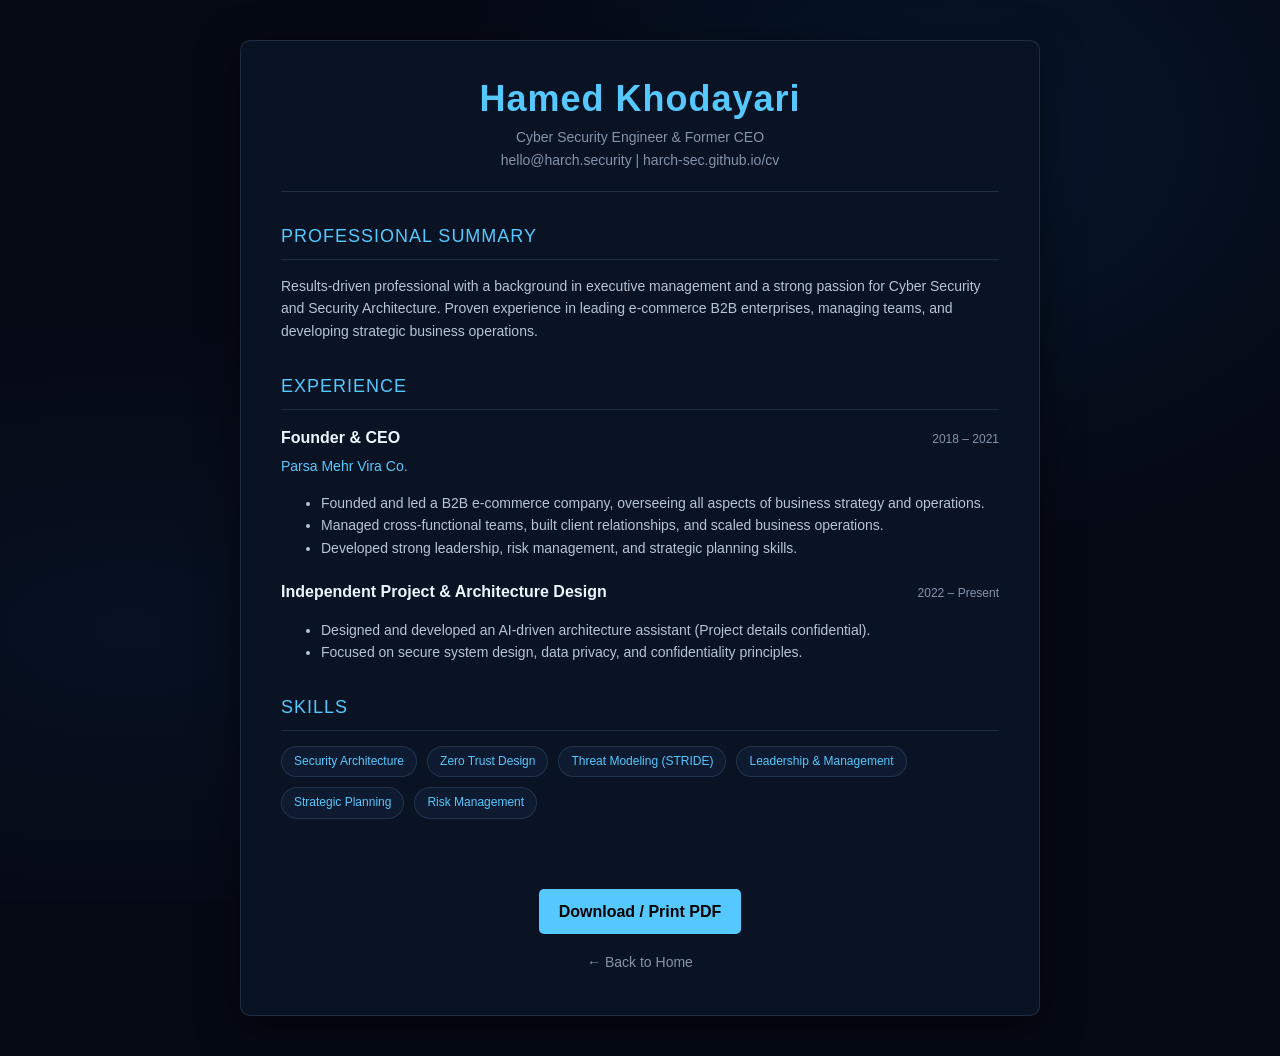
<file: resume.html>
<!DOCTYPE html>
<html lang="en">
<head>
<meta charset="UTF-8">
<meta name="viewport" content="width=device-width, initial-scale=1.0">
<title>H.Arch — Resume</title>
<link rel="stylesheet" href="style.css">
<style>
  /* استایل اختصاصی رزومه */
  body { background-color: var(--bg); color: var(--white); font-family: Inter, sans-serif; }
  .resume-container { max-width: 800px; margin: 40px auto; padding: 40px; background: var(--panel); border: 1px solid var(--line); border-radius: 10px; box-shadow: 0 10px 40px rgba(0,0,0,0.5); }
  .header { text-align: center; border-bottom: 1px solid var(--line); padding-bottom: 20px; margin-bottom: 30px; }
  .header h1 { color: var(--blue); margin: 0 0 10px 0; font-size: 36px; letter-spacing: 1px; }
  .header p { color: var(--muted); margin: 0; font-size: 14px; }
  .section-title { color: var(--blue); font-size: 18px; border-bottom: 1px solid var(--line); padding-bottom: 8px; margin-top: 30px; margin-bottom: 15px; text-transform: uppercase; letter-spacing: 1px; }
  .job { margin-bottom: 20px; }
  .job-header { display: flex; justify-content: space-between; align-items: baseline; margin-bottom: 5px; }
  .job-title { font-weight: bold; font-size: 16px; color: var(--white); }
  .job-company { color: var(--blue); font-size: 14px; }
  .job-date { color: var(--muted); font-size: 12px; }
  .job-desc { color: #b6c4d7; font-size: 14px; line-height: 1.6; margin-top: 5px; }
  .skills-list { display: flex; flex-wrap: wrap; gap: 10px; margin-top: 10px; }
  .skill-tag { background: var(--panel2); border: 1px solid var(--line); color: var(--blue); padding: 5px 12px; border-radius: 20px; font-size: 12px; }
  .print-btn { display: inline-block; margin-top: 30px; padding: 10px 20px; background: var(--blue); color: #000; text-decoration: none; border-radius: 5px; font-weight: bold; cursor: pointer; border: none; }
  .print-btn:hover { background: var(--blue2); color: #fff; }
  @media print { body { background: white; color: black; } .resume-container { box-shadow: none; border: none; } .print-btn, .nav-link { display: none; } .job-desc, .job-date { color: #333; } }
</style>
</head>
<body>

<div class="resume-container">
  <div class="header">
    <h1>Hamed Khodayari</h1>
    <p>Cyber Security Engineer & Former CEO</p>
    <p>hello@harch.security | harch-sec.github.io/cv</p>
  </div>

  <div class="section-title">Professional Summary</div>
  <p class="job-desc">Results-driven professional with a background in executive management and a strong passion for Cyber Security and Security Architecture. Proven experience in leading e-commerce B2B enterprises, managing teams, and developing strategic business operations.</p>

  <div class="section-title">Experience</div>
  
  <div class="job">
    <div class="job-header">
      <span class="job-title">Founder & CEO</span>
      <span class="job-date">2018 – 2021</span>
    </div>
    <div class="job-company">Parsa Mehr Vira Co.</div>
    <div class="job-desc">
      <ul>
        <li>Founded and led a B2B e-commerce company, overseeing all aspects of business strategy and operations.</li>
        <li>Managed cross-functional teams, built client relationships, and scaled business operations.</li>
        <li>Developed strong leadership, risk management, and strategic planning skills.</li>
      </ul>
    </div>
  </div>

  <div class="job">
    <div class="job-header">
      <span class="job-title">Independent Project & Architecture Design</span>
      <span class="job-date">2022 – Present</span>
    </div>
    <div class="job-desc">
      <ul>
        <li>Designed and developed an AI-driven architecture assistant (Project details confidential).</li>
        <li>Focused on secure system design, data privacy, and confidentiality principles.</li>
      </ul>
    </div>
  </div>

  <div class="section-title">Skills</div>
  <div class="skills-list">
    <span class="skill-tag">Security Architecture</span>
    <span class="skill-tag">Zero Trust Design</span>
    <span class="skill-tag">Threat Modeling (STRIDE)</span>
    <span class="skill-tag">Leadership & Management</span>
    <span class="skill-tag">Strategic Planning</span>
    <span class="skill-tag">Risk Management</span>
  </div>

  <div style="text-align: center; margin-top: 40px;">
    <button class="print-btn" onclick="window.print()">Download / Print PDF</button>
  </div>
  <div style="text-align: center; margin-top: 15px;">
    <a href="index.html" class="nav-link" style="color: var(--muted); font-size: 14px; text-decoration: none;">← Back to Home</a>
  </div>
</div>

</body>
</html>
</file>
<file: style.css>
:root{--bg:#050914;--panel:#0a1324;--panel2:#0d1a30;--line:rgba(137,174,220,.17);--blue:#55c8ff;--blue2:#168bff;--silver:#b8c7d9;--muted:#8494aa;--white:#edf5ff;--glow:0 0 35px rgba(33,151,255,.18);--max:1180px}
*{box-sizing:border-box}html{scroll-behavior:smooth;scroll-padding-top:90px}body{margin:0;background:var(--bg);color:var(--white);font-family:Inter,ui-sans-serif,system-ui,-apple-system,"Segoe UI",sans-serif;line-height:1.6;overflow-x:hidden}body:before{content:"";position:fixed;inset:0;z-index:-2;background:radial-gradient(ellipse at 75% 15%,rgba(15,91,170,.16),transparent 38%),radial-gradient(ellipse at 10% 70%,rgba(24,75,140,.12),transparent 35%),#050914}.grid-bg{position:fixed;inset:0;z-index:-1;pointer-events:none;opacity:.2;background-image:linear-gradient(rgba(90,140,190,.07) 1px,transparent 1px),linear-gradient(90deg,rgba(90,140,190,.07) 1px,transparent 1px);background-size:64px 64px;mask-image:linear-gradient(to bottom,black,transparent 90%)}
a{color:inherit;text-decoration:none}button{font:inherit}.wrap{width:min(var(--max),calc(100% - 44px));margin:auto}.topbar{height:78px;display:flex;align-items:center;justify-content:space-between;border-bottom:1px solid var(--line);position:sticky;top:0;z-index:20;background:rgba(5,9,20,.82);backdrop-filter:blur(18px)}.brand{display:flex;align-items:center;gap:12px;font-weight:800;letter-spacing:.02em}.brand img{width:42px;height:42px;object-fit:contain;background:#fff;border-radius:9px}.brand span{font-size:19px}.brand small{display:block;color:var(--muted);font-size:9px;letter-spacing:.2em;font-weight:600;margin-top:-3px}.nav{display:flex;gap:27px;align-items:center;font-size:12px;color:#b6c4d7}.nav a{transition:.2s}.nav a:hover{color:var(--blue)}.nav .contact-link{border:1px solid rgba(85,200,255,.5);padding:9px 15px;border-radius:4px;color:var(--blue)}.menu-btn{display:none;background:none;color:white;border:1px solid var(--line);padding:7px 10px;border-radius:5px}
.hero{min-height:calc(100vh - 78px);display:grid;grid-template-columns:1.05fr .95fr;gap:55px;align-items:center;padding:70px 0 90px;position:relative}.eyebrow{color:var(--blue);font-size:11px;letter-spacing:.24em;text-transform:uppercase;font-weight:700;display:flex;align-items:center;gap:12px}.eyebrow:before{content:"";width:30px;height:1px;background:var(--blue);box-shadow:0 0 12px var(--blue)}h1{font-size:clamp(48px,6.5vw,82px);line-height:.98;letter-spacing:-.065em;margin:24px 0 20px;font-weight:800}h1 span{color:var(--blue);text-shadow:0 0 35px rgba(85,200,255,.24)}.hero-copy{max-width:580px;color:#a9b8ca;font-size:16px}.hero-copy strong{color:#eaf5ff;font-weight:600}.hero-actions{display:flex;gap:13px;flex-wrap:wrap;margin-top:34px}.btn{display:inline-flex;align-items:center;gap:11px;padding:13px 19px;border-radius:4px;font-size:12px;font-weight:750;letter-spacing:.07em;text-transform:uppercase;transition:.25s;border:1px solid transparent}.btn-primary{background:linear-gradient(110deg,#168bff,#52caff);color:#03101e;box-shadow:0 8px 28px rgba(22,139,255,.2)}.btn-primary:hover{transform:translateY(-3px);box-shadow:0 12px 34px rgba(22,139,255,.35)}.btn-ghost{border-color:var(--line);color:#d7e5f5}.btn-ghost:hover{border-color:var(--blue);color:var(--blue)}.hero-meta{display:flex;gap:28px;margin-top:46px;padding-top:22px;border-top:1px solid var(--line);color:var(--muted);font-size:10px;letter-spacing:.13em;text-transform:uppercase}.hero-meta b{display:block;color:#e5f1ff;font-size:12px;letter-spacing:.04em;margin-top:4px}
.visual{position:relative;min-height:570px;display:flex;align-items:center;justify-content:center}.portrait-frame{width:min(100%,470px);height:535px;position:relative;border:1px solid rgba(85,200,255,.35);padding:10px;background:linear-gradient(145deg,rgba(20,65,110,.45),rgba(5,10,20,.8));box-shadow:var(--glow)}.portrait-frame:before,.portrait-frame:after{content:"";position:absolute;width:85px;height:85px;border-color:var(--blue);border-style:solid;pointer-events:none}.portrait-frame:before{top:-7px;left:-7px;border-width:1px 0 0 1px}.portrait-frame:after{right:-7px;bottom:-7px;border-width:0 1px 1px 0}.portrait{width:100%;height:100%;object-fit:cover;object-position:center 35%;filter:saturate(.82) contrast(1.04)}.scan{position:absolute;left:10px;right:10px;height:1px;top:20%;background:linear-gradient(90deg,transparent,var(--blue),transparent);opacity:.6;animation:scan 6s linear infinite}@keyframes scan{to{top:90%}}.float-tag{position:absolute;background:rgba(7,17,33,.92);border:1px solid rgba(85,200,255,.35);padding:12px 15px;backdrop-filter:blur(12px);box-shadow:var(--glow);font-size:10px;letter-spacing:.12em;text-transform:uppercase}.float-tag b{display:block;color:var(--blue);font-size:12px;margin-top:3px}.tag-a{left:-34px;top:15%}.tag-b{right:-28px;bottom:13%}.orb{position:absolute;width:430px;height:430px;border:1px solid rgba(85,200,255,.11);border-radius:50%;z-index:-1}.orb:before,.orb:after{content:"";position:absolute;border:1px solid rgba(85,200,255,.12);border-radius:50%;inset:35px}.orb:after{inset:80px}.scroll-note{position:absolute;bottom:25px;left:50%;transform:translateX(-50%);font-size:9px;letter-spacing:.22em;color:#71839a;text-transform:uppercase}
section{padding:105px 0;border-top:1px solid var(--line)}.section-head{display:flex;justify-content:space-between;align-items:end;gap:30px;margin-bottom:42px}.kicker{color:var(--blue);font-size:10px;letter-spacing:.22em;text-transform:uppercase;font-weight:700}.section-head h2{font-size:clamp(32px,4vw,48px);letter-spacing:-.045em;line-height:1.08;margin:10px 0 0}.section-head p{max-width:430px;color:var(--muted);font-size:13px;margin:0}.about-grid{display:grid;grid-template-columns:1.1fr .9fr;gap:55px}.about-text{font-size:17px;color:#afbed0;max-width:650px}.about-text strong{color:#eff7ff}.capabilities{display:grid;grid-template-columns:1fr 1fr;gap:12px}.capability{border:1px solid var(--line);background:linear-gradient(145deg,rgba(12,28,49,.85),rgba(7,14,27,.8));padding:18px;min-height:115px}.capability .num{color:var(--blue);font-size:10px;letter-spacing:.15em}.capability h3{font-size:14px;margin:12px 0 0}
.project-grid{display:grid;grid-template-columns:repeat(3,1fr);gap:15px}.project{min-height:280px;padding:23px;border:1px solid var(--line);background:linear-gradient(145deg,rgba(13,28,49,.92),rgba(7,14,27,.88));position:relative;overflow:hidden;cursor:pointer;transition:.25s;text-align:left;color:inherit}.project:hover{transform:translateY(-5px);border-color:rgba(85,200,255,.65);box-shadow:var(--glow)}.project:after{content:"";position:absolute;width:170px;height:170px;border:1px solid rgba(85,200,255,.12);border-radius:50%;right:-65px;bottom:-90px;box-shadow:0 0 0 20px rgba(85,200,255,.025),0 0 0 40px rgba(85,200,255,.02)}.project-top{display:flex;justify-content:space-between;color:var(--blue);font-size:10px;letter-spacing:.15em}.project-icon{width:48px;height:48px;border:1px solid rgba(85,200,255,.35);display:grid;place-items:center;margin:27px 0 17px;color:var(--blue);font-size:21px}.project h3{font-size:18px;margin:0 0 9px}.project p{font-size:12px;color:var(--muted);max-width:280px;margin:0}.project .more{display:inline-block;color:var(--blue);font-size:10px;letter-spacing:.13em;text-transform:uppercase;margin-top:22px}.method{display:grid;grid-template-columns:repeat(4,1fr);gap:0;border:1px solid var(--line)}.step{padding:26px 22px;border-right:1px solid var(--line);position:relative}.step:last-child{border:0}.step .n{font-size:11px;color:var(--blue);letter-spacing:.18em}.step h3{font-size:16px;margin:19px 0 7px}.step p{font-size:12px;color:var(--muted);margin:0}.step:after{content:"→";position:absolute;right:-9px;top:28px;color:var(--blue);background:var(--bg);padding:0 3px;font-size:13px}.step:last-child:after{display:none}
.contact-box{border:1px solid rgba(85,200,255,.27);background:radial-gradient(ellipse at 90% 10%,rgba(21,112,190,.17),transparent 45%),linear-gradient(135deg,#0b1b30,#07101e);padding:48px;display:flex;justify-content:space-between;align-items:center;gap:30px}.contact-box h2{font-size:clamp(30px,4vw,44px);line-height:1.1;margin:10px 0}.contact-box p{color:var(--muted);font-size:13px;margin:0}.contact-box .btn{white-space:nowrap}
footer{padding:28px 0;color:#65768d;font-size:10px;letter-spacing:.1em;text-transform:uppercase}.footer-inner{display:flex;justify-content:space-between;gap:20px;align-items:center}.footer-brand{color:#cbd9e9;font-weight:800}
.modal{position:fixed;inset:0;z-index:50;background:rgba(1,5,12,.82);backdrop-filter:blur(12px);display:none;align-items:center;justify-content:center;padding:20px}.modal.open{display:flex}.modal-card{width:min(760px,100%);max-height:90vh;overflow:auto;background:#091528;border:1px solid rgba(85,200,255,.4);box-shadow:0 20px 80px #000;padding:32px;position:relative}.close{position:absolute;right:17px;top:14px;background:none;border:1px solid var(--line);color:#dceaff;width:34px;height:34px;cursor:pointer}.modal-card h2{font-size:30px;margin:10px 45px 12px 0}.modal-card p,.modal-card li{color:#aabbd0;font-size:13px}.modal-card h3{font-size:14px;color:var(--blue);letter-spacing:.08em;text-transform:uppercase;margin:25px 0 8px}.modal-card ul{padding-left:20px}.diagram{border:1px solid var(--line);background:#050d1b;padding:18px;margin-top:18px;display:flex;align-items:center;justify-content:center;gap:10px;flex-wrap:wrap}.node{border:1px solid rgba(85,200,255,.5);padding:10px 13px;color:#d9ecff;font-size:10px;text-align:center;background:rgba(16,53,86,.4)}.arrow{color:var(--blue)}
.reveal{opacity:0;transform:translateY(18px);transition:opacity .7s ease,transform .7s ease}.reveal.visible{opacity:1;transform:none}
@media(max-width:850px){.hero{grid-template-columns:1fr;gap:30px;padding-top:60px}.hero-copy{max-width:650px}.visual{min-height:490px}.portrait-frame{height:460px;width:min(80%,430px)}.about-grid{grid-template-columns:1fr;gap:30px}.project-grid{grid-template-columns:repeat(2,1fr)}.section-head{display:block}.section-head p{margin-top:16px}.nav{gap:15px}}
@media(max-width:600px){.wrap{width:min(100% - 30px,var(--max))}.topbar{height:66px}.brand img{width:36px;height:36px}.menu-btn{display:block}.nav{display:none;position:absolute;top:65px;left:0;right:0;background:#071020;padding:20px;flex-direction:column;align-items:stretch;border-bottom:1px solid var(--line)}.nav.open{display:flex}.nav a{padding:8px}.hero{min-height:auto;padding:65px 0 85px}h1{font-size:53px}.hero-meta{gap:16px;flex-wrap:wrap}.visual{min-height:420px}.portrait-frame{width:85%;height:390px}.tag-a{left:-15px}.tag-b{right:-12px}.float-tag{font-size:8px;padding:9px}.scroll-note{bottom:18px}section{padding:75px 0}.project-grid{grid-template-columns:1fr}.project{min-height:245px}.method{grid-template-columns:1fr 1fr}.step{border-bottom:1px solid var(--line);min-height:150px}.step:nth-child(2){border-right:0}.step:nth-child(3){border-bottom:0}.step:nth-child(4){border:0}.step:after{display:none}.contact-box{padding:28px;display:block}.contact-box .btn{margin-top:24px}.footer-inner{align-items:flex-start;flex-direction:column}.modal-card{padding:25px 20px}}
@media(prefers-reduced-motion:reduce){*,*:before,*:after{scroll-behavior:auto!important;animation:none!important;transition:none!important}}

/* ===== Signature Intro CSS ===== */
#signature-intro{animation:sig-failsafe 10s 1 forwards;position:fixed;inset:0;z-index:10000;display:grid;place-items:center;overflow:hidden;background:#02050b;color:#edf6ff;isolation:isolate;transition:opacity 1.3s ease,visibility 1.3s ease}
#signature-intro.leaving{animation:none;opacity:0;visibility:hidden;pointer-events:none}
#signature-intro:before{content:"";position:absolute;inset:-20%;background:radial-gradient(ellipse at 50% 48%,rgba(39,126,190,.27),transparent 30%),radial-gradient(ellipse at 50% 50%,rgba(10,36,69,.65),transparent 65%);animation:sig-atmosphere 7s ease-in-out infinite alternate}
#signature-intro:after{content:"";position:absolute;inset:0;z-index:1;opacity:.14;pointer-events:none;background-image:linear-gradient(rgba(129,177,213,.13) 1px,transparent 1px),linear-gradient(90deg,rgba(129,177,213,.13) 1px,transparent 1px);background-size:78px 78px;mask-image:radial-gradient(ellipse,black,transparent 74%)}
#sig-canvas{position:absolute;inset:0;width:100%;height:100%;z-index:0}.sig-vignette{position:absolute;inset:0;z-index:2;pointer-events:none;background:radial-gradient(ellipse at center,transparent 20%,rgba(0,0,0,.35) 75%,rgba(0,0,0,.78))}
.sig-top,.sig-bottom{position:absolute;z-index:4;left:clamp(16px,4vw,55px);right:clamp(16px,4vw,55px);display:flex;justify-content:space-between;gap:15px;color:#68829b;font:9px ui-monospace,monospace;letter-spacing:.2em;text-transform:uppercase}.sig-top{top:28px}.sig-bottom{bottom:26px}
.sig-stage{position:relative;z-index:3;width:min(94vw,740px);min-height:86vh;display:flex;flex-direction:column;align-items:center;justify-content:center;text-align:center}
.sig-pre{font:10px ui-monospace,monospace;letter-spacing:.42em;text-transform:uppercase;color:#9ab9d3;opacity:0;animation:sig-rise .9s .35s forwards}
.sig-astrolabe{width:min(76vw,430px);aspect-ratio:1;position:relative;display:grid;place-items:center;margin:4px 0 -5px;perspective:1000px}
.sig-aura{position:absolute;inset:25%;border-radius:50%;background:radial-gradient(circle,rgba(53,159,225,.3),transparent 70%);filter:blur(14px);animation:sig-pulse 4s infinite}
.sig-ring{position:absolute;inset:8%;border:1px solid rgba(132,194,231,.4);border-radius:50%;box-shadow:0 0 26px rgba(49,142,206,.12),inset 0 0 24px rgba(49,142,206,.07)}
.sig-ring.r1{transform:rotateX(69deg) rotateZ(-22deg);animation:sig-orbit1 18s linear infinite}
.sig-ring.r2{inset:15%;transform:rotateY(66deg) rotateZ(28deg);border-color:rgba(203,218,229,.34);animation:sig-orbit2 23s linear infinite}
.sig-ring.r3{inset:22%;transform:rotateX(72deg) rotateZ(62deg);border-style:dashed;border-color:rgba(73,169,225,.48);animation:sig-orbit3 30s linear infinite}
.sig-ring.r4{inset:2%;transform:rotateY(78deg);border-color:rgba(75,145,190,.2);animation:sig-orbit2 35s linear infinite reverse}
.sig-ring:before,.sig-ring:after{content:"";position:absolute;width:6px;height:6px;border-radius:50%;background:#c7eeff;box-shadow:0 0 8px 2px #55baff,0 0 20px 4px rgba(44,159,240,.5)}.sig-ring:before{top:13%;left:17%}.sig-ring:after{bottom:16%;right:13%;width:4px;height:4px}
.sig-ticks{position:absolute;inset:28%;border:1px solid rgba(153,196,222,.24);border-radius:50%;background:repeating-conic-gradient(rgba(162,211,238,.5) 0deg 1deg,transparent 1deg 12deg);mask:radial-gradient(circle,transparent 65%,#000 66%,#000 68%,transparent 69%);animation:sig-spin 65s linear infinite}
.sig-seal{position:relative;width:34%;aspect-ratio:1;display:grid;place-items:center;opacity:0;transform:scale(.65) rotate(-10deg);animation:sig-seal 1.6s cubic-bezier(.16,.82,.2,1) .9s forwards}
.sig-seal:before,.sig-seal:after{content:"";position:absolute;inset:-15%;border:1px solid rgba(135,205,241,.56);transform:rotate(45deg);box-shadow:0 0 32px rgba(48,151,218,.2)}.sig-seal:after{inset:-24%;transform:none;border-color:rgba(106,160,199,.25)}
.sig-seal img,.sig-seal svg{width:100%;height:100%;object-fit:contain;border-radius:3px;background:white;box-shadow:0 0 55px rgba(48,157,231,.26);position:relative;z-index:1;padding: 10px;}
.sig-word{font:400 clamp(42px,8vw,84px)/1 Georgia,serif;letter-spacing:.23em;padding-left:.23em;color:#eff7ff;text-shadow:0 0 25px rgba(111,191,235,.35);opacity:0;animation:sig-rise 1.2s 2.05s forwards}
.sig-line{height:1px;width:min(320px,58vw);margin:21px 0 16px;background:linear-gradient(90deg,transparent,#6baed6,#e1f5ff,#6baed6,transparent);transform:scaleX(0);animation:sig-draw 1s 2.65s forwards;box-shadow:0 0 13px rgba(103,193,244,.4)}
.sig-role{font:10px ui-monospace,monospace;letter-spacing:.35em;text-transform:uppercase;color:#b3c9dc;opacity:0;animation:sig-rise 1s 2.95s forwards}
.sig-motto{margin-top:20px;color:#7fa4c2;font:italic 16px Georgia,serif;letter-spacing:.1em;opacity:0;animation:sig-rise 1s 3.4s forwards}
.sig-enter{margin-top:32px;padding:14px 24px;border:1px solid rgba(119,192,231,.5);background:rgba(13,47,77,.35);color:#d9f0ff;font:9px ui-monospace,monospace;letter-spacing:.22em;text-transform:uppercase;cursor:pointer;opacity:0;animation:sig-rise .8s 3.9s forwards;transition:.3s}
.sig-enter:hover{border-color:#c5ecff;background:rgba(36,111,162,.27);box-shadow:0 0 35px rgba(58,162,222,.2);letter-spacing:.3em;transform:translateY(-2px)}
.sig-progress{position:absolute;bottom:0;left:0;height:2px;width:100%;z-index:5;background:rgba(96,142,177,.13)}.sig-progress i{display:block;height:100%;width:0;background:linear-gradient(90deg,#286eaa,#9be0ff);box-shadow:0 0 15px #48baff;animation:sig-progress 8.8s linear forwards}
.sig-skip{position:absolute;right:clamp(16px,4vw,55px);bottom:clamp(42px,7vh,65px);z-index:6;border:0;background:none;color:#7893ac;font:9px ui-monospace,monospace;letter-spacing:.16em;text-transform:uppercase;cursor:pointer}.sig-skip:hover{color:#e4f6ff}
@keyframes sig-failsafe{0%,86%{opacity:1;visibility:visible}100%{opacity:0;visibility:hidden;pointer-events:none}}@keyframes sig-rise{to{opacity:1;transform:translateY(0);filter:blur(0)}}@keyframes sig-seal{to{opacity:1;transform:scale(1) rotate(0)}}@keyframes sig-draw{to{transform:scaleX(1)}}@keyframes sig-orbit1{to{transform:rotateX(69deg) rotateZ(338deg)}}@keyframes sig-orbit2{to{transform:rotateY(66deg) rotateZ(388deg)}}@keyframes sig-orbit3{to{transform:rotateX(72deg) rotateZ(422deg)}}@keyframes sig-spin{to{transform:rotate(360deg)}}@keyframes sig-pulse{50%{transform:scale(1.2);opacity:.65}}@keyframes sig-atmosphere{to{transform:scale(1.12);opacity:.75}}@keyframes sig-progress{to{width:100%}}
@media(max-width:600px){.sig-astrolabe{width:min(83vw,350px)}.sig-word{font-size:clamp(39px,11vw,62px);letter-spacing:.16em;padding-left:.16em}.sig-top,.sig-bottom{font-size:7px;letter-spacing:.1em}.sig-stage{min-height:84vh}}
@media(prefers-reduced-motion:reduce){#signature-intro *{animation-duration:.01ms!important;animation-delay:0ms!important;transition-duration:.01ms!important}}

/* ===== Matrix background layer ===== */
#matrix-bg {
  position: fixed;
  inset: 0;
  z-index: -1.5;
  width: 100%;
  height: 100%;
  pointer-events: none;
  opacity: .35;
}
/* ===== Fix Language Button on Mobile ===== */
@media (max-width: 600px) {
  .nav a[href="index-fa.html"],
  .nav a[href="index.html"] {
    display: inline-block;
    text-align: center;
    margin: 10px 0 0 0 !important;
    padding: 10px 15px !important;
    border: 1px solid var(--blue) !important;
    background: rgba(85, 200, 255, 0.1);
  }
}
/* ===== Parallax Effects ===== */
.visual {
  will-change: transform;
  transition: transform 0.1s ease-out;
}

.orb {
  will-change: transform;
}

.parallax-element {
  will-change: transform;
}
/* ===== Final Fixes: Mobile Menu, Parallax, and Modals ===== */

/* ۱. اصلاح دکمه زبان در منوی موبایل */
@media (max-width: 850px) {
  .nav a[href="index-fa.html"],
  .nav a[href="index.html"] {
    display: block !important;
    text-align: center;
    margin: 10px 0 0 0 !important;
    padding: 12px !important;
    border: 1px solid var(--blue) !important;
    background: rgba(85, 200, 255, 0.1);
    border-radius: 4px;
  }
}

/* ۲. اصلاح مودال‌ها (Project Modal) */
.modal-card {
  background: #0a1324 !important;
  border: 1px solid var(--blue) !important;
  box-shadow: 0 0 50px rgba(85, 200, 255, 0.2) !important;
}
.modal-card p {
  color: #b8c7d9 !important;
}
.modal-card h3 {
  border-bottom: 1px solid rgba(85, 200, 255, 0.2);
  padding-bottom: 10px;
}

/* ۳. استایل‌های Parallax */
.visual {
  will-change: transform;
  transition: transform 0.1s ease-out;
}
.orb {
  will-change: transform;
}
</file>
